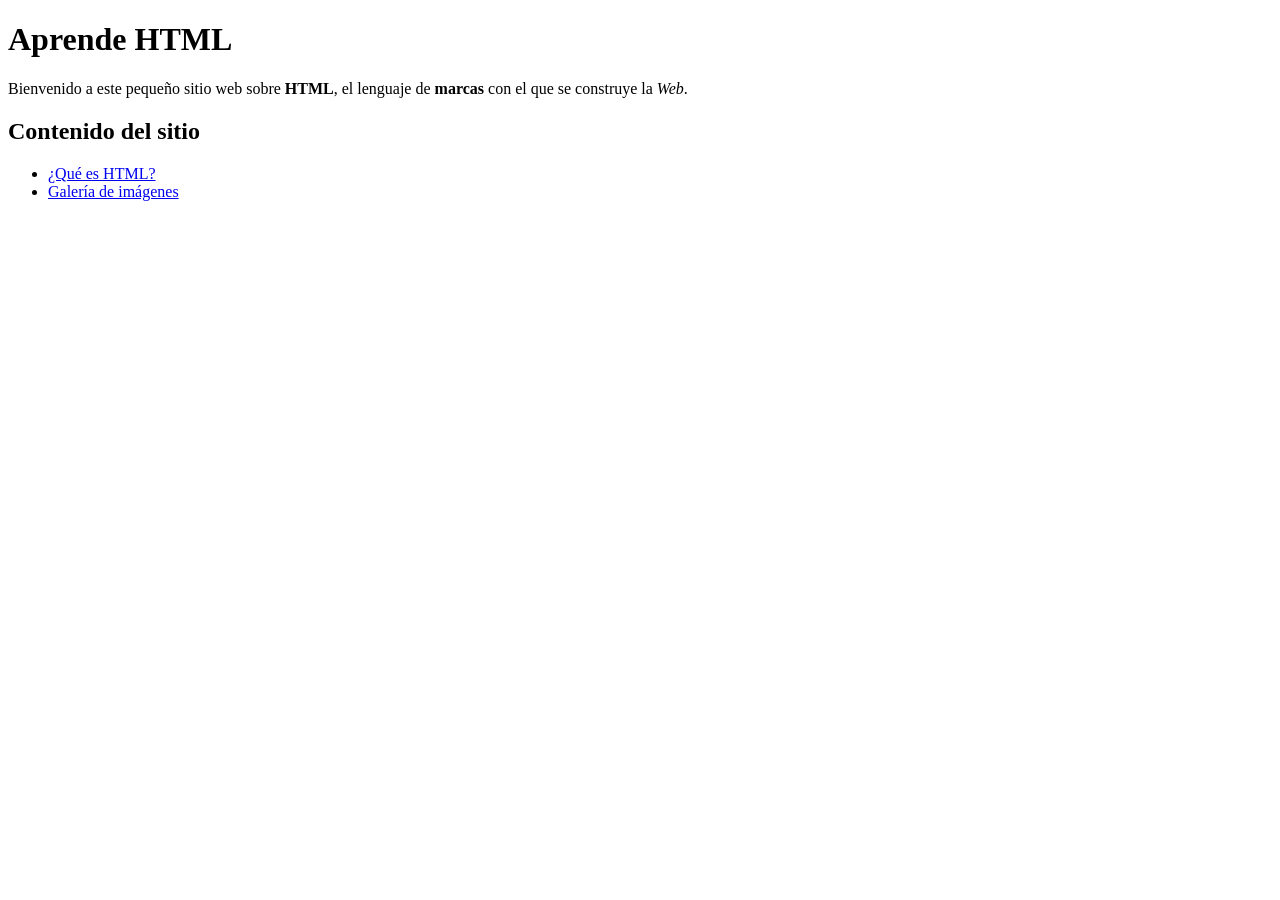
<file: mi-proyecto/index.html>
<!DOCTYPE html>
<html lang="es">
<head>
    <meta charset="UTF-8">
    <meta name="viewport" content="width=device-width, initial-scale=1.0">
    <meta name="author" content="Tu Nombre">
    <meta name="keywords" content="HTML, hipertexto, marcas, etiquetas, elementos, web, navegador, estructura, CSS, JavaScript">
    <meta http-equiv="Cache-Control" content="no-cache, no-store, must-revalidate">
    <meta http-equiv="Pragma" content="no-cache">
    <meta http-equiv="Expires" content="0">
    <title>Aprende HTML | Página principal</title>
</head>
<body>
    <h1>Aprende HTML</h1>

    <p>
        Bienvenido a este pequeño sitio web sobre <strong>HTML</strong>, el lenguaje de <strong>marcas</strong> con el que se construye la <em>Web</em>.
    </p>

    <h2>Contenido del sitio</h2>

    <nav>
        <ul>
            <li><a href="pages/pagina1.html">¿Qué es HTML?</a></li>
            <li><a href="pages/imagenes.html">Galería de imágenes</a></li>
        </ul>
    </nav>
</body>
</html>
</file>
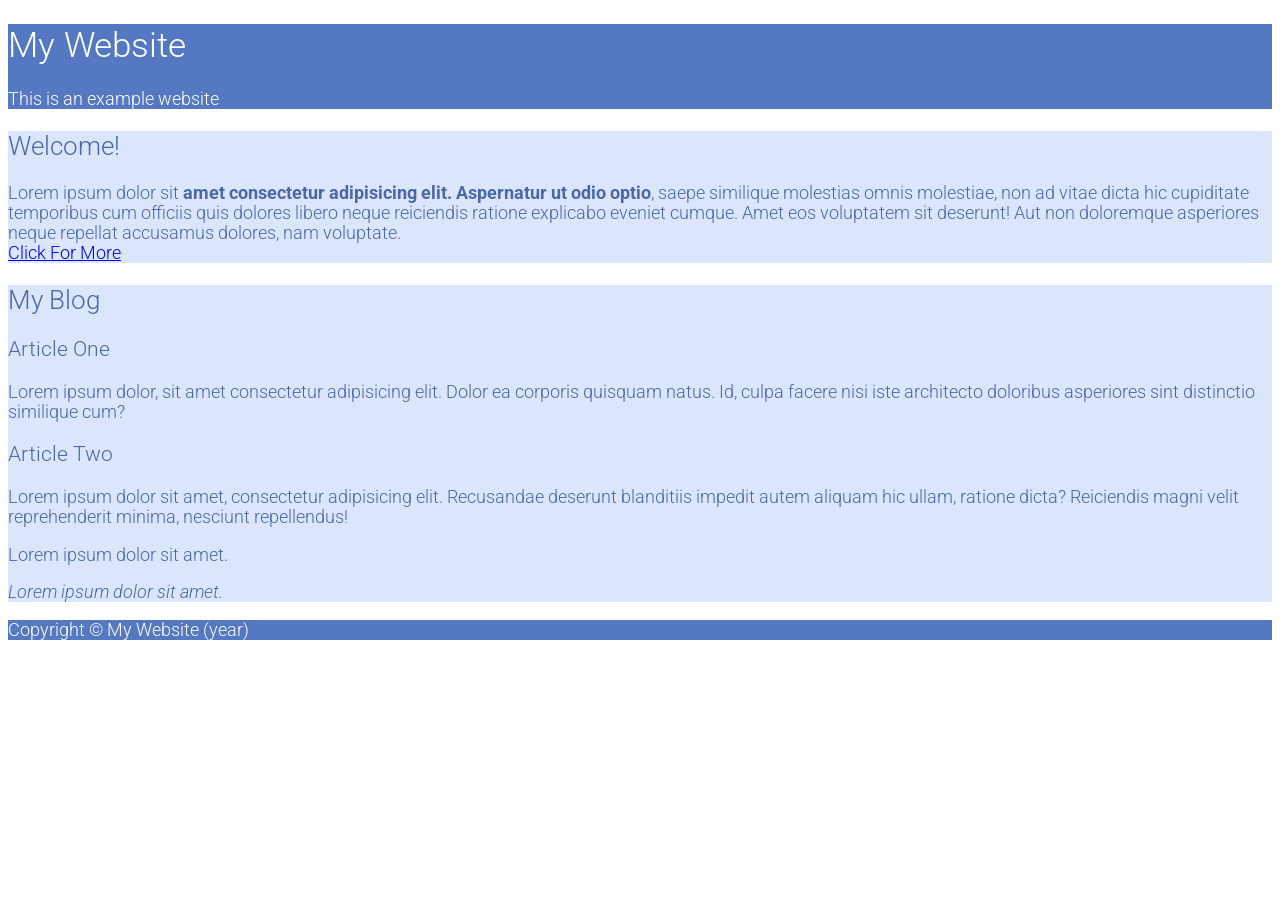
<file: sesion-3/index.html>
<!DOCTYPE html>
<html lang="es">

<head>
  <meta charset="UTF-8" />
  <meta name="viewport" content="width=device-width, initial-scale=1.0" />
  <title>Exercise</title>

  <!-- Fuentes: Roboto y UnifrakturMaguntia desde Google Fonts -->
  <link rel="preconnect" href="https://fonts.googleapis.com" />
  <link rel="preconnect" href="https://fonts.gstatic.com" crossorigin />
  <link
    href="https://fonts.googleapis.com/css2?family=Roboto:ital,wght@0,100..900;1,100..900&family=UnifrakturMaguntia&display=swap"
    rel="stylesheet" />

  <!-- CSS externo -->
  <link rel="stylesheet" href="style.css" />
</head>

<body>
  <header>
    <h1>My Website</h1>
    <p>This is an example website</p>
  </header>

  <main>
    <section>
      <h2>Welcome!</h2>
      <p>
        Lorem ipsum dolor sit <span>amet consectetur adipisicing elit. Aspernatur ut odio optio</span>, saepe similique
        molestias omnis molestiae, non ad vitae dicta hic cupiditate temporibus cum officiis quis dolores libero neque
        reiciendis ratione explicabo eveniet cumque. Amet eos voluptatem sit deserunt! Aut non doloremque asperiores
        neque repellat accusamus dolores, nam voluptate.<br />
        <a href="#">Click For More</a>
      </p>
    </section>

    <section>
      <h2>My Blog</h2>
      <article>
        <h3>Article One</h3>
        <p>
          Lorem ipsum dolor, sit amet consectetur adipisicing elit. Dolor ea corporis quisquam natus. Id, culpa facere
          nisi iste architecto doloribus asperiores sint distinctio similique cum?
        </p>
      </article>
      <article>
        <h3>Article Two</h3>
        <div>
          <p>
            Lorem ipsum dolor sit amet, consectetur adipisicing elit. Recusandae deserunt blanditiis impedit autem
            aliquam hic ullam, ratione dicta? Reiciendis magni velit reprehenderit minima, nesciunt repellendus!
          </p>
          <p>
            Lorem ipsum dolor sit amet.
          </p>
        </div>
        <p>
          Lorem ipsum dolor sit amet.
        </p>
      </article>
    </section>
  </main>

  <footer>
    <p>Copyright &copy; My Website (year)</p>
  </footer>
</body>

</html>
</file>
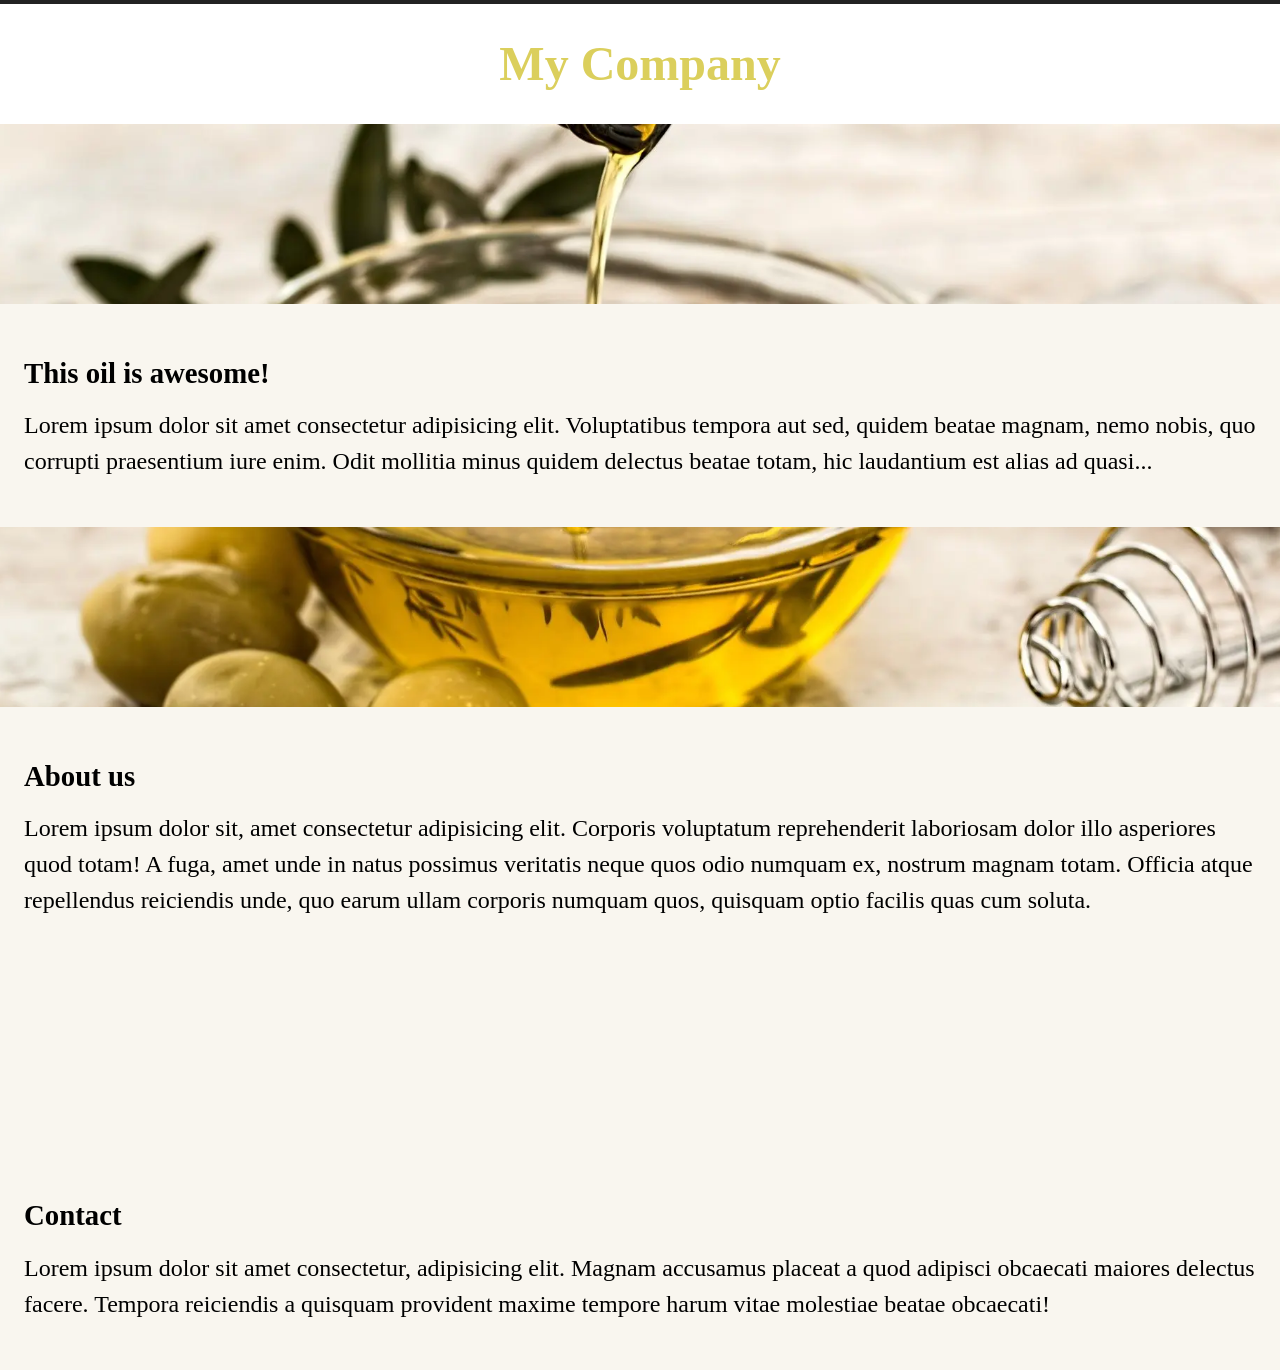
<file: sesion-4/index.html>
<!DOCTYPE html>
<html lang="es">

<head>
    <meta charset="UTF-8" />
    <meta name="viewport" content="width=device-width, initial-scale=1.0" />
    <title>Exercise</title>
    <link rel="stylesheet" href="./css/reset.css">
    <link rel="stylesheet" href="./css/main.css">
</head>

<body>
    <header>
        <h1>My Company</h1>
    </header>
    <div class="parallax"></div>
    <section>
        <h3>This oil is awesome!</h3>
        <p>Lorem ipsum dolor sit amet consectetur adipisicing elit. Voluptatibus tempora aut sed, quidem beatae magnam,
            nemo nobis, quo corrupti praesentium iure enim. Odit mollitia minus quidem delectus beatae totam, hic
            laudantium est alias ad quasi...</p>
    </section>
    <div class="parallax"></div>
    <section>
        <h3>About us</h3>
        <p>Lorem ipsum dolor sit, amet consectetur adipisicing elit. Corporis voluptatum reprehenderit laboriosam dolor
            illo asperiores quod totam! A fuga, amet unde in natus possimus veritatis neque quos odio numquam ex,
            nostrum magnam totam. Officia atque repellendus reiciendis unde, quo earum ullam corporis numquam quos,
            quisquam optio facilis quas cum soluta.</p>
    </section>
    <div class="parallax"></div>
    <section>
        <h3>Contact</h3>
        <p>Lorem ipsum dolor sit amet consectetur, adipisicing elit. Magnam accusamus placeat a quod adipisci obcaecati
            maiores delectus facere. Tempora reiciendis a quisquam provident maxime tempore harum vitae molestiae beatae
            obcaecati!</p>
    </section>
</body>

</html>
</file>
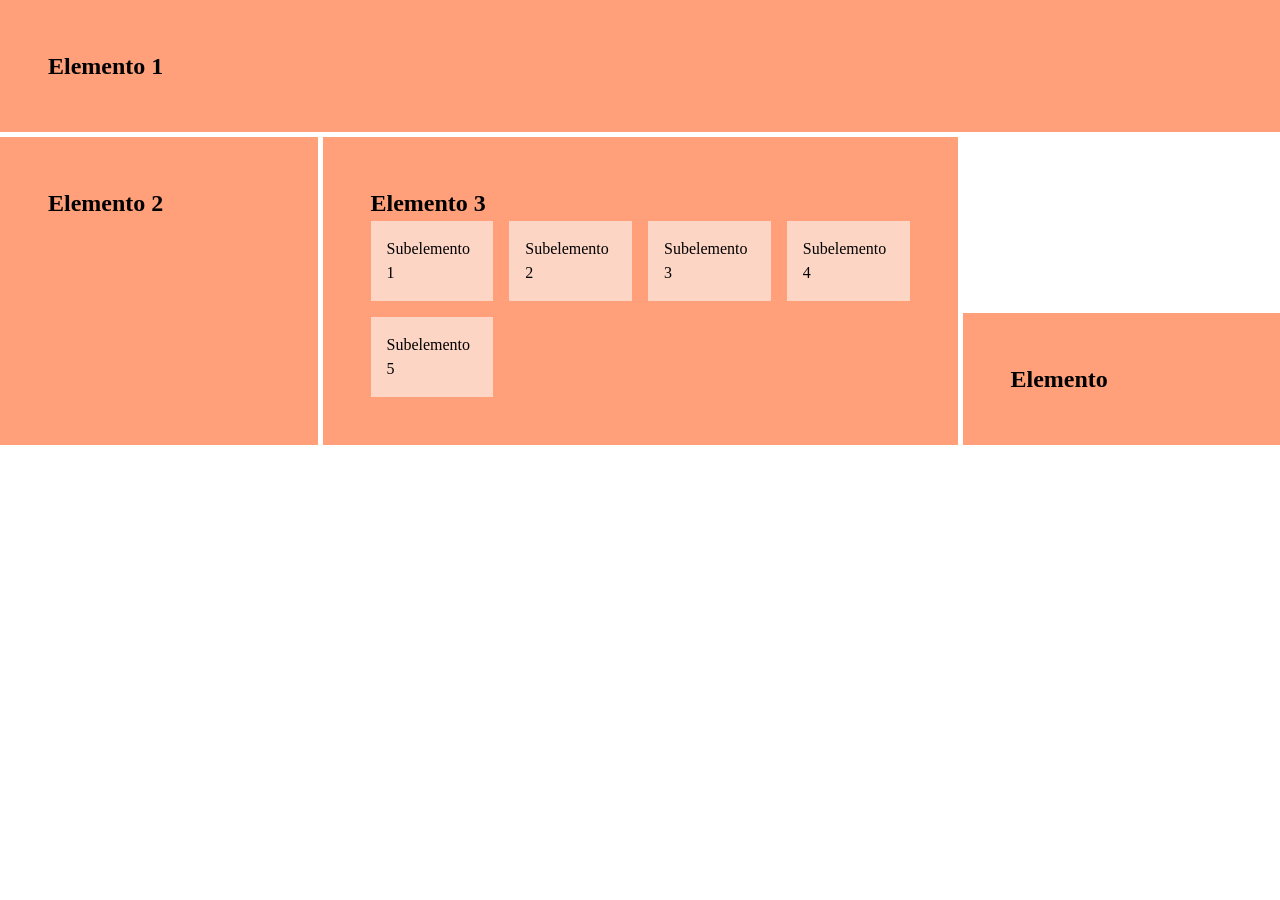
<file: sesion-6/index.html>
<!DOCTYPE html>
<html lang="es">

<head>
    <meta charset="UTF-8" />
    <meta name="viewport" content="width=device-width, initial-scale=1.0" />
    <meta http-equiv="X-UA-Compatible" content="ie=edge" />
    <title>Ejercicio</title>
    <link href="https://fonts.googleapis.com/icon?family=Material+Icons" rel="stylesheet">
    <link rel="stylesheet" href="./css/reset.css">
    <link rel="stylesheet" href="./css/main.css">
</head>

<body>
    <div class="grid-container">
        <div class="grid-item item-1">
            <h1>Elemento 1</h1>
        </div>
        <div class="grid-item item-2">
            <h1>Elemento 2</h1>
        </div>
        <div class="grid-item item-3">
            <h1>Elemento 3</h1>
            <div class="grid-container-2">
                <div class="sub-item">
                    <p>Subelemento 1</p>
                </div>
                <div class="sub-item">
                    <p>Subelemento 2</p>
                </div>
                <div class="sub-item">
                    <p>Subelemento 3</p>
                </div>
                <div class="sub-item">
                    <p>Subelemento 4</p>
                </div>
                <div class="sub-item">
                    <p>Subelemento 5</p>
                </div>
            </div>
        </div>
        <div class="grid-item item-4">
            <h1>Elemento
</file>
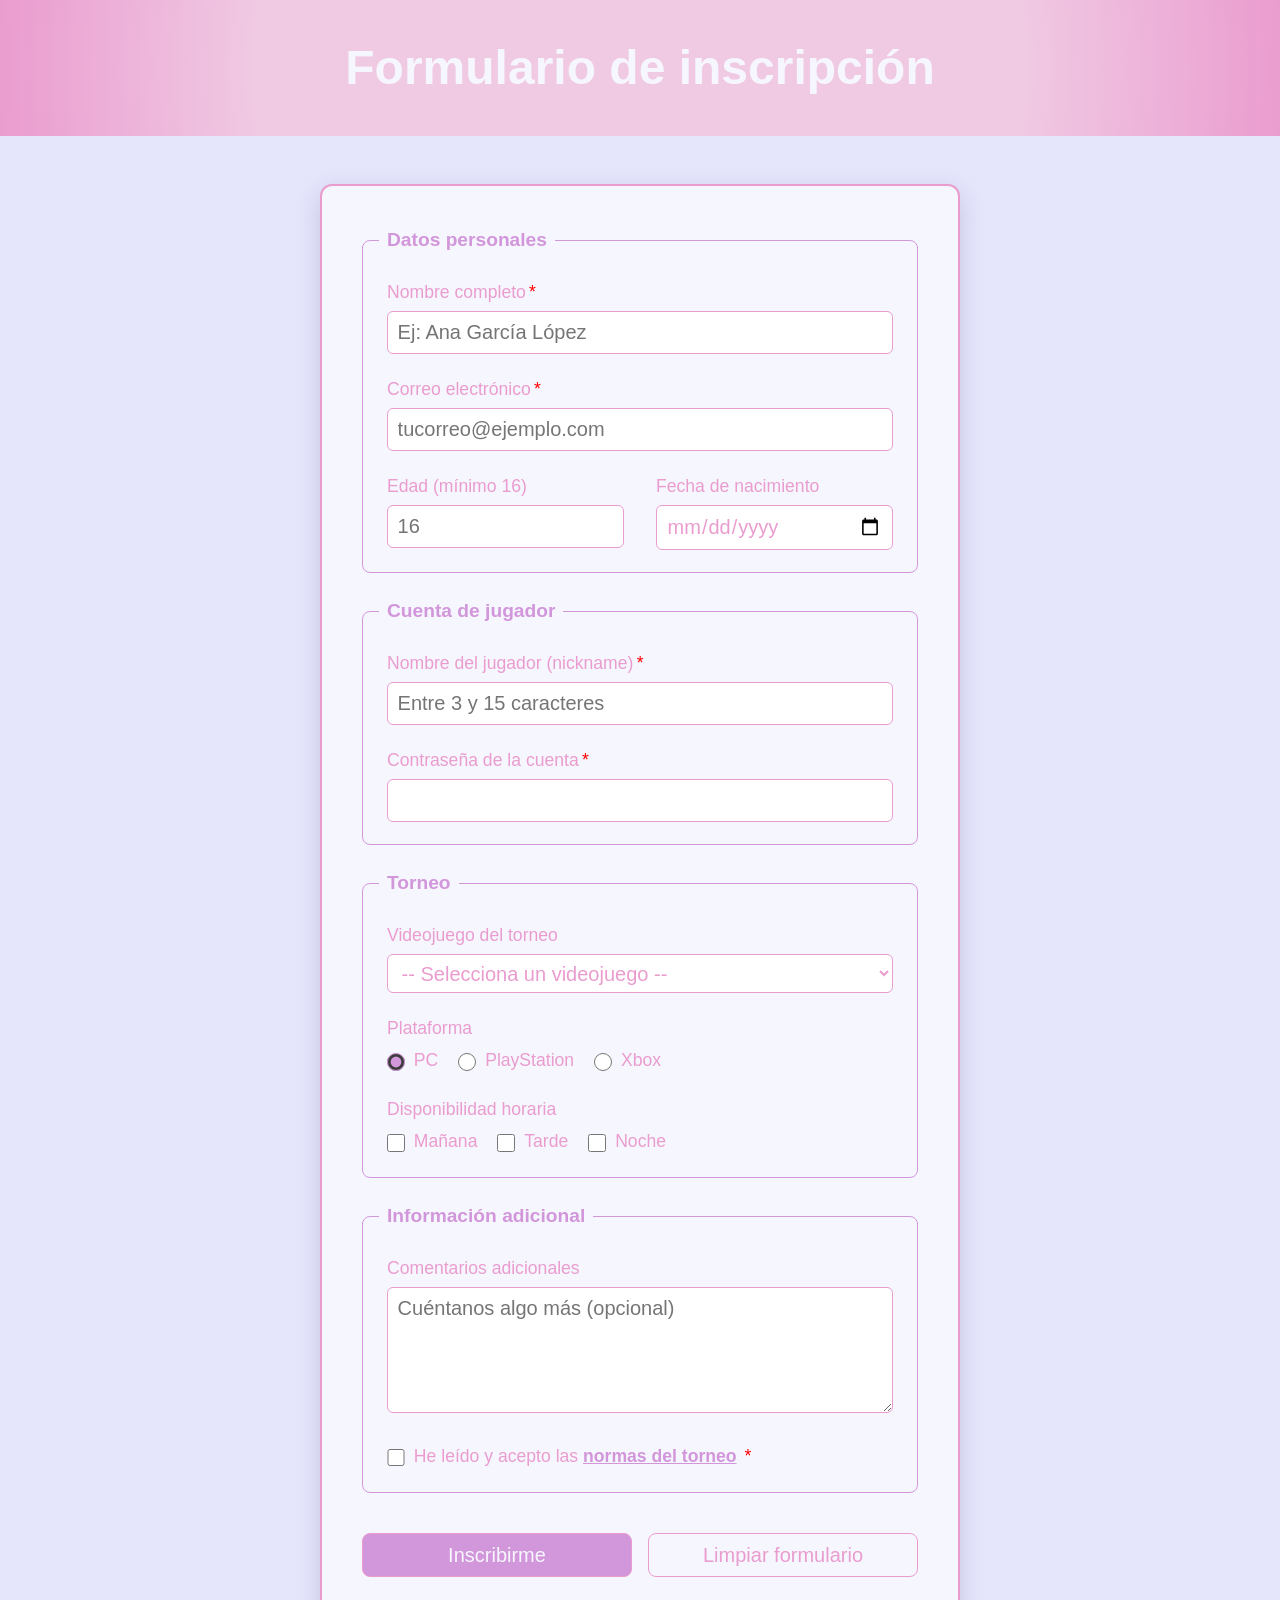
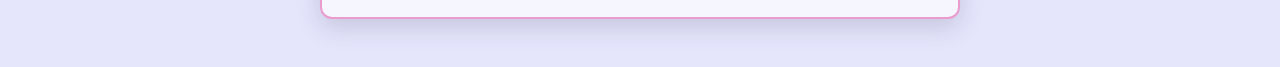
<file: sesion-7/index.html>
<!DOCTYPE html>
<html lang="es">

<head>
  <meta charset="UTF-8" />
  <meta name="viewport" content="width=device-width, initial-scale=1.0" />
  <title>Inscripción al torneo</title>

  <link rel="stylesheet" href="./css/reset.css" />
  <link rel="stylesheet" href="./css/main.css" />
</head>

<body>
  <header>
    <h1>Formulario de inscripción</h1>
  </header>

  <main>
    <form id="inscripcion">
      <fieldset>
        <legend>Datos personales</legend>

        <div class="form-group">
          <label for="nombre" class="is-required">Nombre completo</label>
          <input type="text" id="nombre" name="nombre" placeholder="Ej: Ana García López" autocomplete="name"
            required />
        </div>

        <div class="form-group">
          <label for="correo" class="is-required">Correo electrónico</label>
          <input type="email" id="correo" name="correo" placeholder="tucorreo@ejemplo.com" autocomplete="email"
            required />
        </div>

        <div class="row">
          <div class="form-group">
            <label for="edad">Edad (mínimo 16)</label>
            <input type="number" id="edad" name="edad" min="16" max="120" placeholder="16" />
          </div>

          <div class="form-group">
            <label for="nacimiento">Fecha de nacimiento</label>
            <input type="date" id="nacimiento" name="nacimiento" max="2010-11-12" />
          </div>
        </div>
      </fieldset>

      <fieldset>
        <legend>Cuenta de jugador</legend>

        <div class="form-group">
          <label for="nickname" class="is-required">Nombre del jugador (nickname)</label>
          <input type="text" id="nickname" name="nickname" minlength="3" maxlength="15"
            placeholder="Entre 3 y 15 caracteres" required />
        </div>

        <div class="form-group">
          <label for="password" class="is-required">Contraseña de la cuenta</label>
          <input type="password" id="password" name="password" autocomplete="new-password" required />
        </div>
      </fieldset>

      <fieldset>
        <legend>Torneo</legend>

        <div class="form-group">
          <label for="videojuego">Videojuego del torneo</label>
          <select id="videojuego" name="videojuego">
            <option value="">-- Selecciona un videojuego --</option>
            <option value="fortnite">Fortnite</option>
            <option value="valorant">Valorant</option>
            <option value="lol">League of Legends</option>
            <option value="cs2">Counter-Strike 2</option>
            <option value="rocket-league">Rocket League</option>
            <option value="fc">EA Sports FC</option>
          </select>
        </div>

        <div class="form-group">
          <label>Plataforma</label>
          <div class="options">
            <div>
              <input type="radio" id="plataforma-pc" name="plataforma" value="pc" checked />
              <label for="plataforma-pc" class="inline">PC</label>
            </div>
            <div>
              <input type="radio" id="plataforma-ps" name="plataforma" value="playstation" />
              <label for="plataforma-ps" class="inline">PlayStation</label>
            </div>
            <div>
              <input type="radio" id="plataforma-xbox" name="plataforma" value="xbox" />
              <label for="plataforma-xbox" class="inline">Xbox</label>
            </div>
          </div>
        </div>

        <div class="form-group">
          <label>Disponibilidad horaria</label>
          <div class="options">
            <div>
              <input type="checkbox" id="horario-manana" name="disponibilidad" value="manana" />
              <label for="horario-manana" class="inline">Mañana</label>
            </div>
            <div>
              <input type="checkbox" id="horario-tarde" name="disponibilidad" value="tarde" />
              <label for="horario-tarde" class="inline">Tarde</label>
            </div>
            <div>
              <input type="checkbox" id="horario-noche" name="disponibilidad" value="noche" />
              <label for="horario-noche" class="inline">Noche</label>
            </div>
          </div>
        </div>
      </fieldset>

      <fieldset>
        <legend>Información adicional</legend>

        <div class="form-group">
          <label for="comentarios">Comentarios adicionales</label>
          <textarea id="comentarios" name="comentarios" rows="4" placeholder="Cuéntanos algo más (opcional)"></textarea>
        </div>

        <div class="form-group">
          <input type="checkbox" id="normas" name="normas" value="aceptadas" required />
          <label for="normas" class="inline is-required">
            He leído y acepto las <a href="normas.html" target="_blank" rel="noopener">normas del torneo</a>
          </label>
        </div>
      </fieldset>

      <div class="buttons">
        <button type="submit" class="btn">Inscribirme</button>
        <button type="reset" class="btn btn-secondary">Limpiar formulario</button>
      </div>
    </form>
  </main>
</body>

</html>
</file>
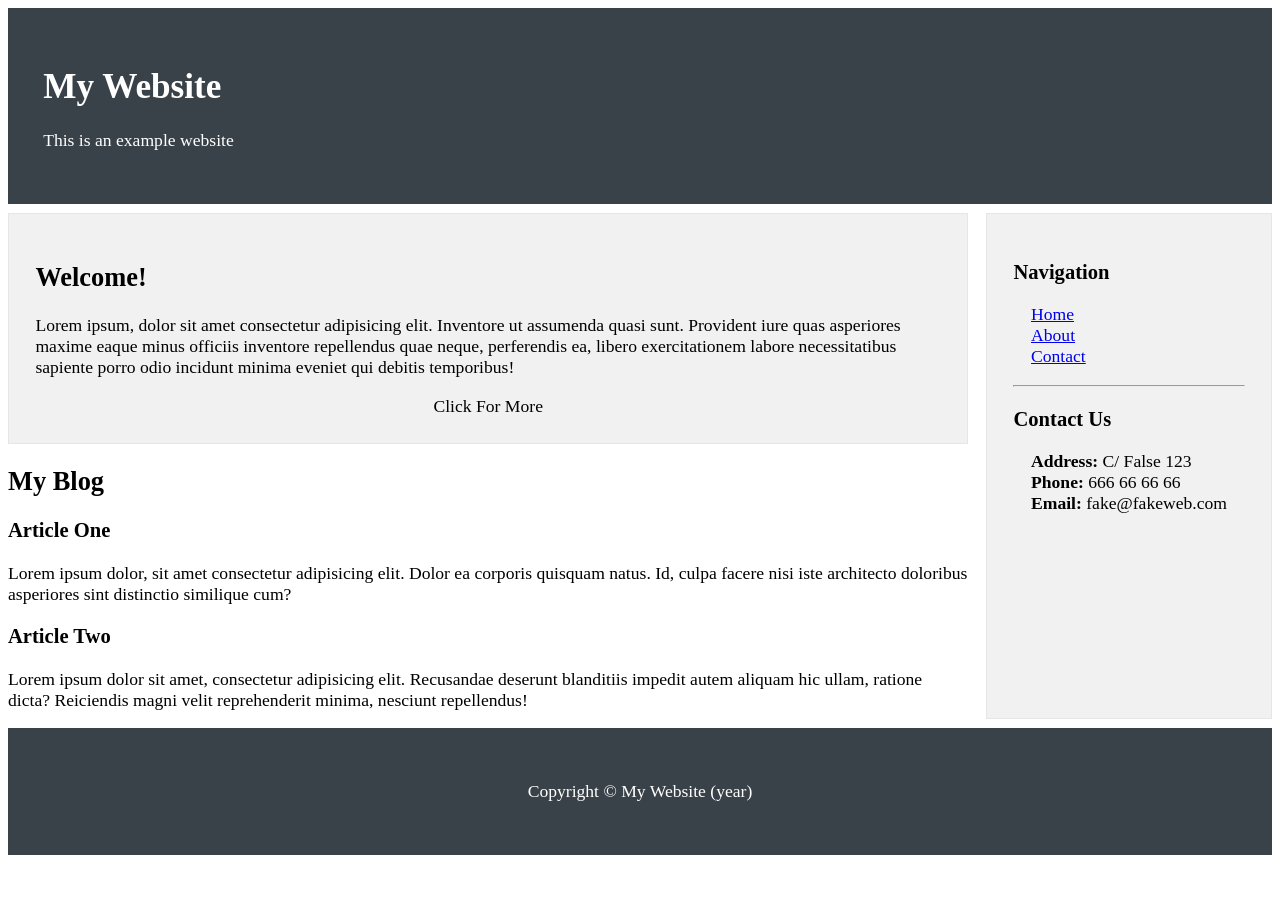
<file: sesion-2/Exercise01/index.html>
<!DOCTYPE html>
<html lang="es">

<head>
  <meta charset="UTF-8" />
  <meta name="viewport" content="width=device-width, initial-scale=1.0" />
  <meta http-equiv="X-UA-Compatible" content="ie=edge" />
  <title>Exercise</title>
  <style>
    :root {
      --bg-dark-color: rgb(58, 66, 73);
      --bg-dark-text-color: white;
    }

    *,
    *::after,
    *::before {
      box-sizing: border-box;
    }

    html {
      font-size: 1.1rem;
    }

    ul {
      padding: 0 1rem;
      list-style: none;
    }

    .card {
      border: 1px solid rgb(230, 230, 230);
      background: rgb(241, 241, 241);
      padding: 1.5rem;
      margin-bottom: 0.5rem;
    }

    .text-center {
      display: block;
      text-align: center;
    }

    #header {
      background-color: var(--bg-dark-color);
      color: var(--bg-dark-text-color);
      padding: 2rem;
      margin-bottom: 0.5rem;
    }

    #wrapper {
      display: grid;
      grid-template-columns: auto auto auto;
      grid-column-gap: 1rem;
    }

    #main {
      grid-column: 1 / span 2;
    }

    #footer {
      background-color: var(--bg-dark-color);
      color: var(--bg-dark-text-color);
      padding: 2rem;
    }
  </style>
</head>

<body>
  <!-- Header -->
  <header id="header">
    <h1>My Website</h1>
    <p>This is an example website</p>
  </header>

  <section id="wrapper">
    <!-- Main Content (left) -->
    <main id="main">
      <!-- Welcome Section -->
      <section id="welcome" class="card">
        <h2>Welcome!</h2>
        <p>Lorem ipsum, dolor sit amet consectetur adipisicing elit. Inventore ut assumenda quasi sunt. Provident iure
          quas asperiores maxime eaque minus officiis inventore repellendus quae neque, perferendis ea, libero
          exercitationem labore necessitatibus sapiente porro odio incidunt minima eveniet qui debitis temporibus!</p>
        <details>
          <summary class="text-center">Click For More</summary>
          <p>Assumenda nostrum eos quo eveniet aliquam consequuntur</p>
        </details>

      </section>
      <!-- Blog Section -->
      <section id="blog">
        <h2>My Blog</h2>
        <!-- Article One -->
        <article class="article">
          <h3>Article One</h3>
          <p>
            Lorem ipsum dolor, sit amet consectetur adipisicing elit. Dolor ea corporis quisquam natus. Id, culpa facere
            nisi iste architecto doloribus asperiores sint distinctio similique cum?
          </p>
        </article>
        <!-- Article Two -->
        <article class="article">
          <h3>Article Two</h3>
          <p>
            Lorem ipsum dolor sit amet, consectetur adipisicing elit. Recusandae deserunt blanditiis impedit autem
            aliquam hic ullam, ratione dicta? Reiciendis magni velit reprehenderit minima, nesciunt repellendus!
          </p>
        </article>
      </section>
    </main>

    <!-- Sidebar (right) -->
    <aside id="sidebar" class="card">
      <h3>Navigation</h3>
      <!-- Navigation -->
      <ul id="nav">
        <li><a href="index.html">Home</a></li>
        <li><a href="about.html">About</a></li>
        <li><a href="contact.html">Contact</a></li>
      </ul>
      <hr />
      <h3>Contact Us</h3>
      <ul>
        <li><strong>Address:</strong> C/ False 123</li>
        <li><strong>Phone:</strong> 666 66 66 66</li>
        <li><strong>Email:</strong> fake@fakeweb.com</li>
      </ul>
    </aside>
  </section>

  <!-- Footer -->
  <footer id="footer">
    <p class="text-center">Copyright &copy; My Website (year)</p>
  </footer>
</body>

</html>
</file>
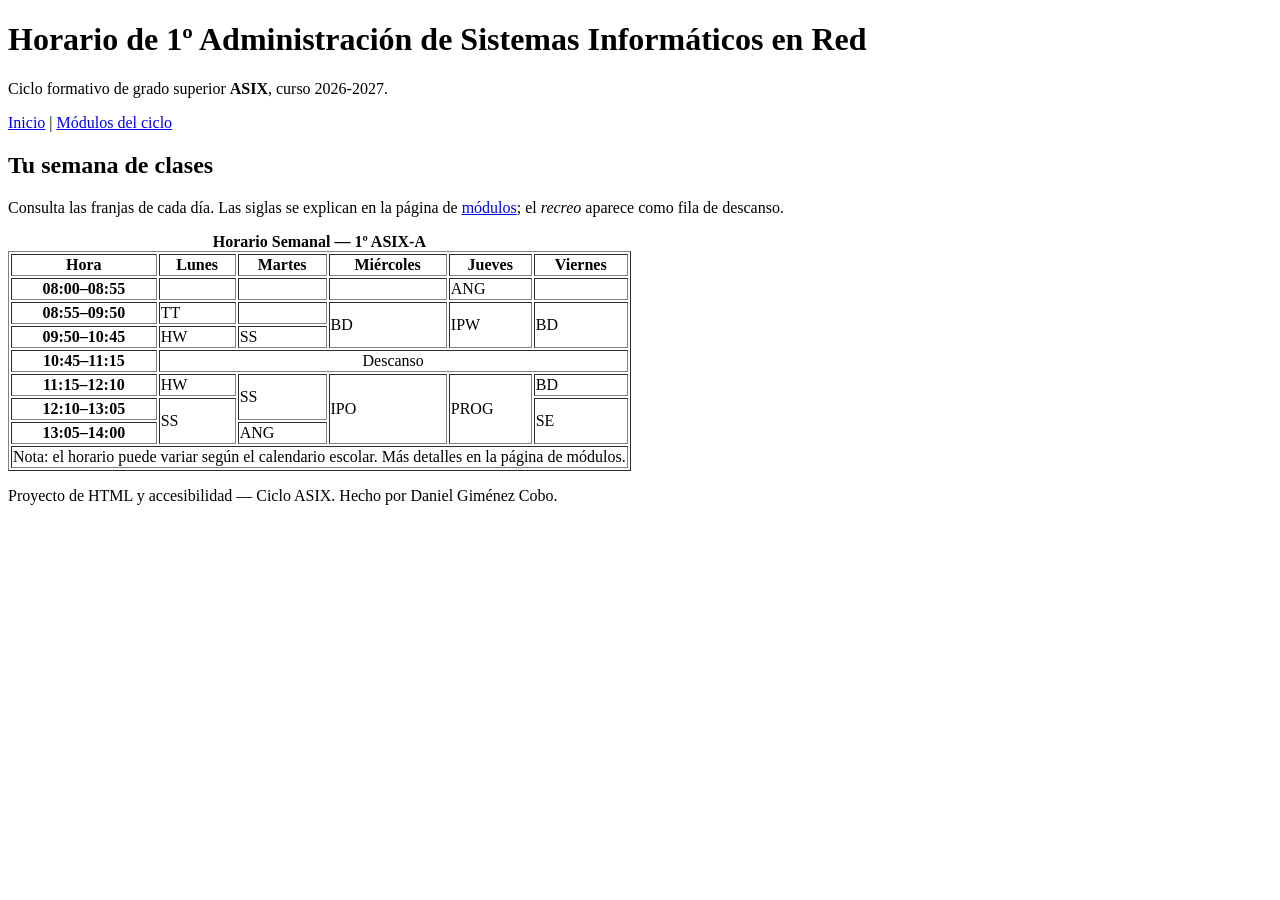
<file: sesion-2/Exercise02/index.html>
<!DOCTYPE html>
<html lang="es">

<head>
  <meta charset="UTF-8">
  <meta name="viewport" content="width=device-width, initial-scale=1">
  <title>Horario 1º ASIX — Inicio</title>
</head>

<body>
  <header>
    <h1>Horario de 1º Administración de Sistemas Informáticos en Red</h1>
    <p>Ciclo formativo de grado superior <strong>ASIX</strong>, curso 2026-2027.</p>

    <nav aria-label="Navegación principal">
      <a href="index.html" aria-current="page">Inicio</a> |
      <a href="pages/asignaturas.html">Módulos del ciclo</a>
    </nav>
  </header>

  <main>
    <section aria-labelledby="titulo-horario">
      <h2 id="titulo-horario">Tu semana de clases</h2>

      <p>Consulta las franjas de cada día. Las siglas se explican en la página de
        <a href="pages/asignaturas.html">módulos</a>; el <em>recreo</em> aparece como fila de descanso.
      </p>

      <table border="1">
        <caption><strong>Horario Semanal — 1º ASIX-A</strong></caption>

        <thead>
          <tr>
            <th scope="col">Hora</th>
            <th scope="col">Lunes</th>
            <th scope="col">Martes</th>
            <th scope="col">Miércoles</th>
            <th scope="col">Jueves</th>
            <th scope="col">Viernes</th>
          </tr>
        </thead>

        <tbody>
          <tr>
            <th scope="row">08:00–08:55</th>
            <td></td>
            <td></td>
            <td></td>
            <td>ANG</td>
            <td></td>
          </tr>
          <tr>
            <th scope="row">08:55–09:50</th>
            <td>TT</td>
            <td></td>
            <td rowspan="2">BD</td>
            <td rowspan="2">IPW</td>
            <td rowspan="2">BD</td>
          </tr>
          <tr>
            <th scope="row">09:50–10:45</th>
            <td>HW</td>
            <td>SS</td>
          </tr>
          <tr>
            <th scope="row">10:45–11:15</th>
            <td colspan="5" align="center">Descanso</td>
          </tr>
          <tr>
            <th scope="row">11:15–12:10</th>
            <td>HW</td>
            <td rowspan="2">SS</td>
            <td rowspan="3">IPO</td>
            <td rowspan="3">PROG</td>
            <td>BD</td>
          </tr>
          <tr>
            <th scope="row">12:10–13:05</th>
            <td rowspan="2">SS</td>
            <td rowspan="2">SE</td>
          </tr>
          <tr>
            <th scope="row">13:05–14:00</th>
            <td>ANG</td>
          </tr>
        </tbody>

        <tfoot>
          <tr>
            <td colspan="6">Nota: el horario puede variar según el calendario escolar. Más detalles en la página de
              módulos.</td>
          </tr>
        </tfoot>
      </table>
    </section>
  </main>

  <footer>
    <p>Proyecto de HTML y accesibilidad — Ciclo ASIX. Hecho por Daniel Giménez Cobo.</p>
  </footer>
</body>

</html>
</file>
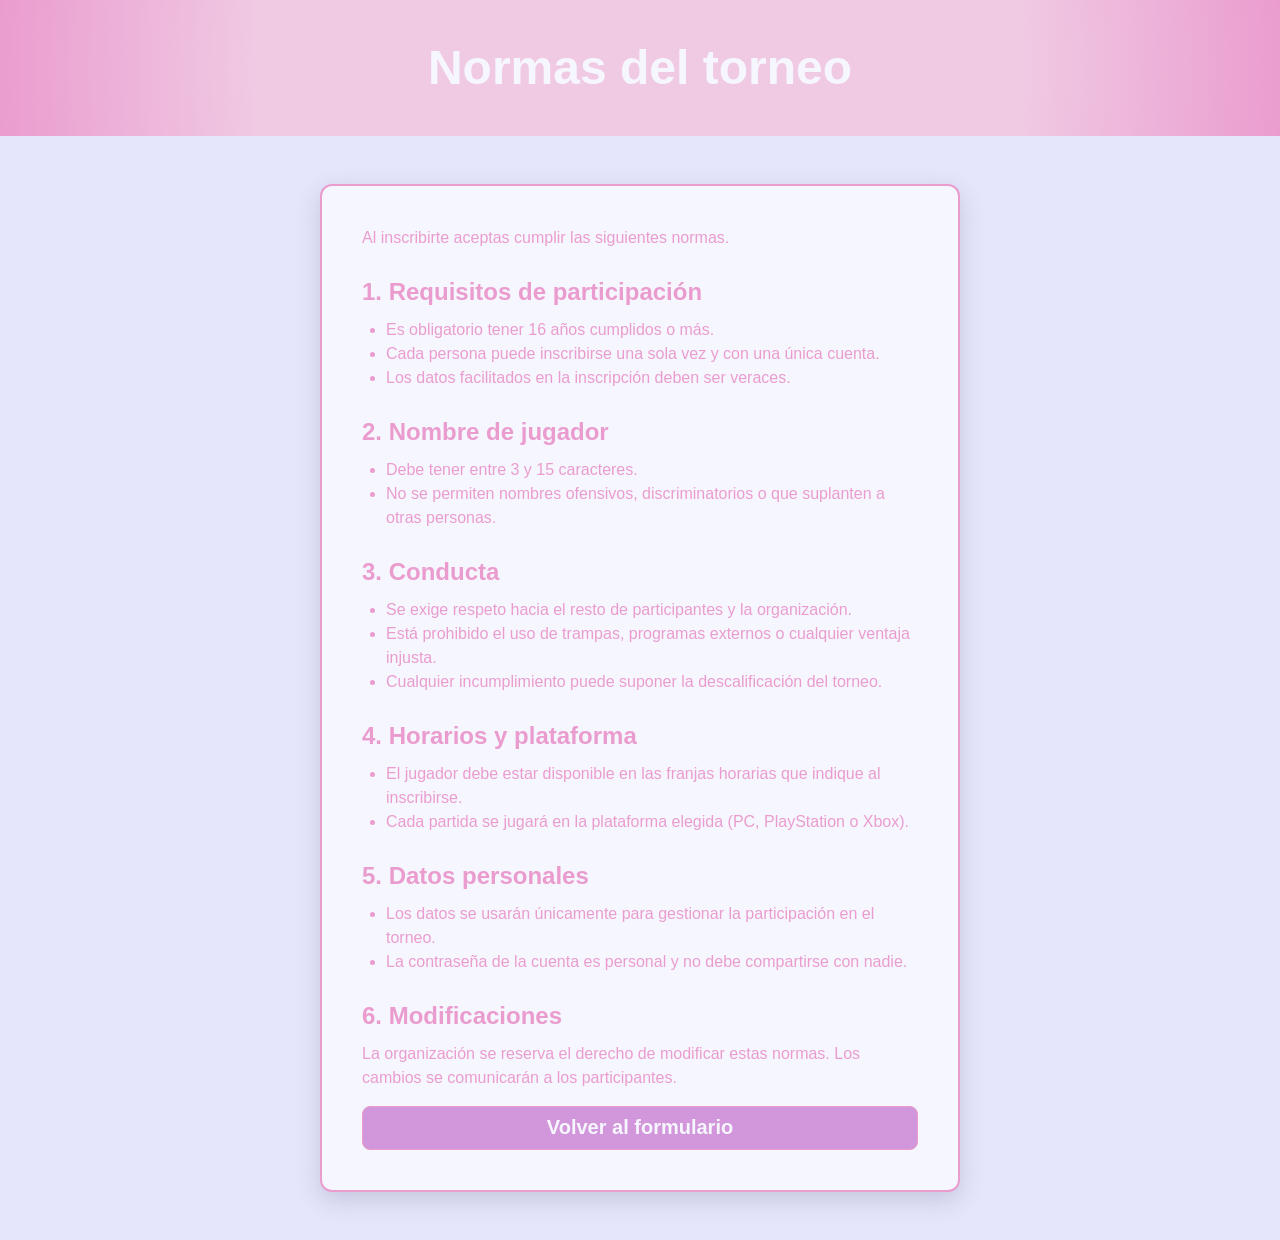
<file: sesion-7/normas.html>
<!DOCTYPE html>
<html lang="es">

<head>
  <meta charset="UTF-8" />
  <meta name="viewport" content="width=device-width, initial-scale=1.0" />
  <title>Normas del torneo</title>

  <link rel="stylesheet" href="./css/reset.css" />
  <link rel="stylesheet" href="./css/main.css" />
</head>

<body>
  <header>
    <h1>Normas del torneo</h1>
  </header>

  <main>
    <article class="card">
      <p>Al inscribirte aceptas cumplir las siguientes normas.</p>

      <h2>1. Requisitos de participación</h2>
      <ul>
        <li>Es obligatorio tener 16 años cumplidos o más.</li>
        <li>Cada persona puede inscribirse una sola vez y con una única cuenta.</li>
        <li>Los datos facilitados en la inscripción deben ser veraces.</li>
      </ul>

      <h2>2. Nombre de jugador</h2>
      <ul>
        <li>Debe tener entre 3 y 15 caracteres.</li>
        <li>No se permiten nombres ofensivos, discriminatorios o que suplanten a otras personas.</li>
      </ul>

      <h2>3. Conducta</h2>
      <ul>
        <li>Se exige respeto hacia el resto de participantes y la organización.</li>
        <li>Está prohibido el uso de trampas, programas externos o cualquier ventaja injusta.</li>
        <li>Cualquier incumplimiento puede suponer la descalificación del torneo.</li>
      </ul>

      <h2>4. Horarios y plataforma</h2>
      <ul>
        <li>El jugador debe estar disponible en las franjas horarias que indique al inscribirse.</li>
        <li>Cada partida se jugará en la plataforma elegida (PC, PlayStation o Xbox).</li>
      </ul>

      <h2>5. Datos personales</h2>
      <ul>
        <li>Los datos se usarán únicamente para gestionar la participación en el torneo.</li>
        <li>La contraseña de la cuenta es personal y no debe compartirse con nadie.</li>
      </ul>

      <h2>6. Modificaciones</h2>
      <p>La organización se reserva el derecho de modificar estas normas. Los cambios se comunicarán a los
        participantes.</p>

      <div class="buttons">
        <a href="index.html" class="btn">Volver al formulario</a>
      </div>
    </article>
  </main>
</body>

</html>
</file>
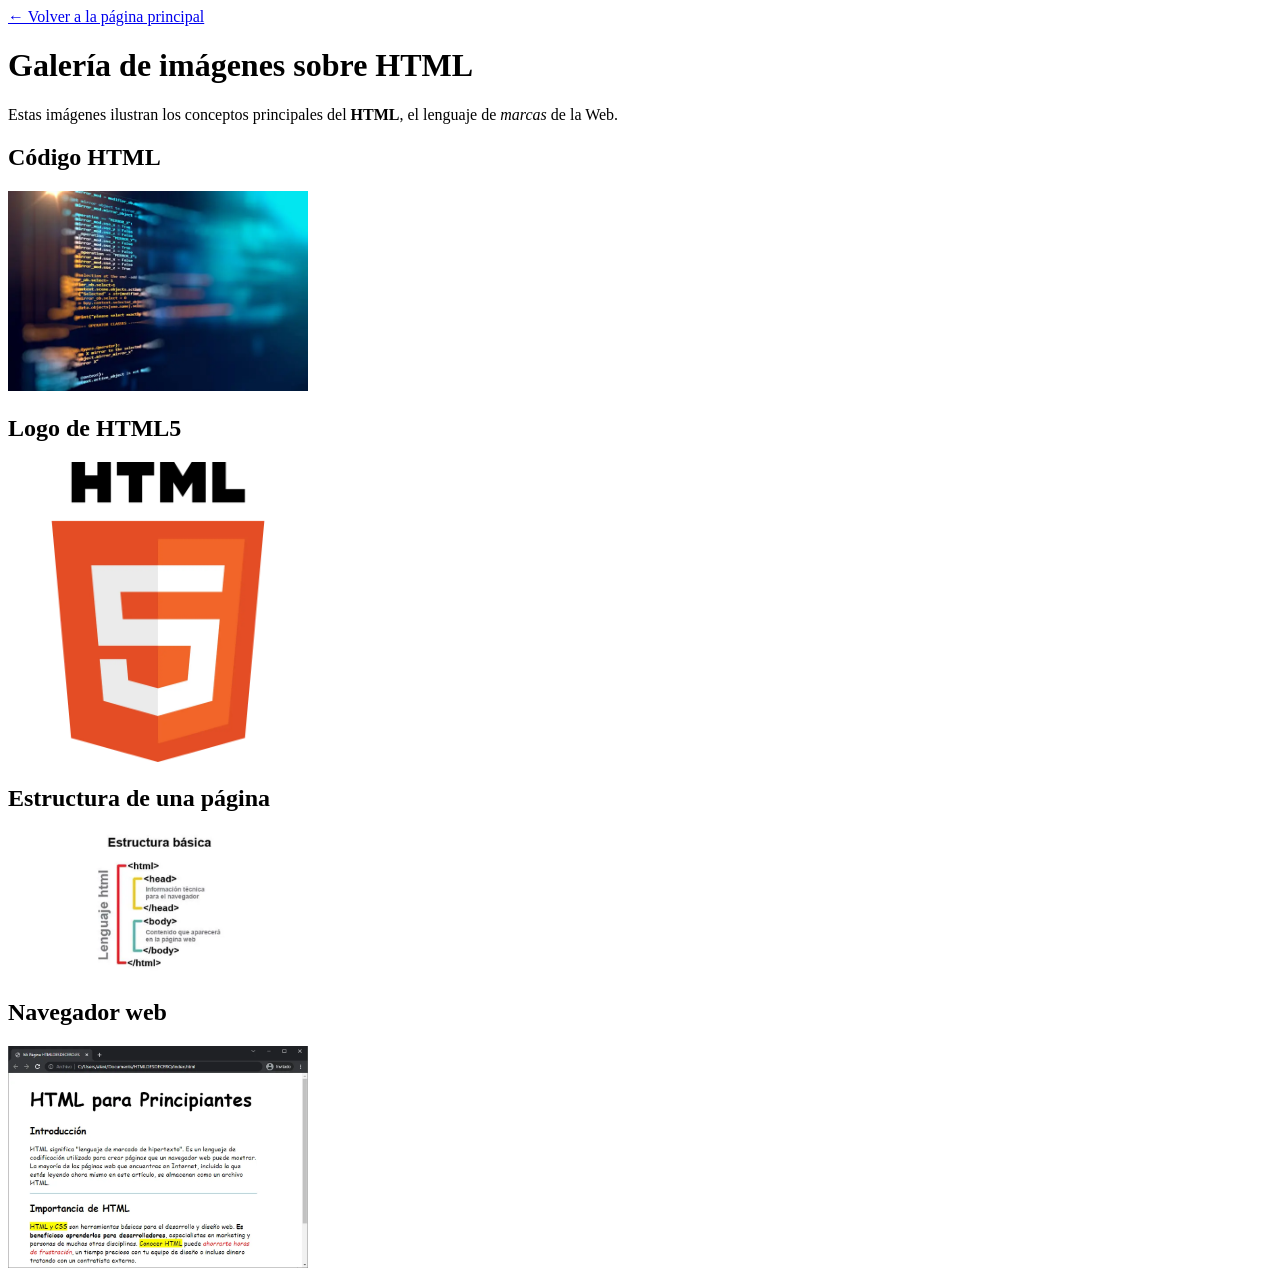
<file: mi-proyecto/pages/imagenes.html>
<!DOCTYPE html>
<html lang="es">
<head>
    <meta charset="UTF-8">
    <meta name="viewport" content="width=device-width, initial-scale=1.0">
    <meta name="author" content="Tu Nombre">
    <meta name="keywords" content="HTML, hipertexto, marcas, etiquetas, elementos, web, navegador, estructura, CSS, JavaScript">
    <meta http-equiv="Cache-Control" content="no-cache, no-store, must-revalidate">
    <meta http-equiv="Pragma" content="no-cache">
    <meta http-equiv="Expires" content="0">
    <title>Galería de imágenes sobre HTML</title>
</head>
<body>
    <a href="../index.html">← Volver a la página principal</a>

    <h1>Galería de imágenes sobre HTML</h1>

    <p>
        Estas imágenes ilustran los conceptos principales del <strong>HTML</strong>, el lenguaje de <em>marcas</em> de la Web.
    </p>

    <h2>Código HTML</h2>
    <img src="../img/Codigohtml.webp" alt="Fragmento de código HTML con etiquetas escrito en un editor de texto" loading="lazy" width="300">

    <h2>Logo de HTML5</h2>
    <img src="../img/HTML5_logo_and_wordmark.webp" alt="Logo naranja de HTML5, la versión actual del lenguaje" loading="lazy" width="300">

    <h2>Estructura de una página</h2>
    <img src="../img/images.webp" alt="Esquema de la estructura de un documento HTML con sus partes head y body" loading="lazy" width="300">

    <h2>Navegador web</h2>
    <img src="../img/Pagina-HTML-con-CSS.webp" alt="Navegador web mostrando una página construida con HTML y CSS" loading="lazy" width="300">
</body>
</html>
</file>
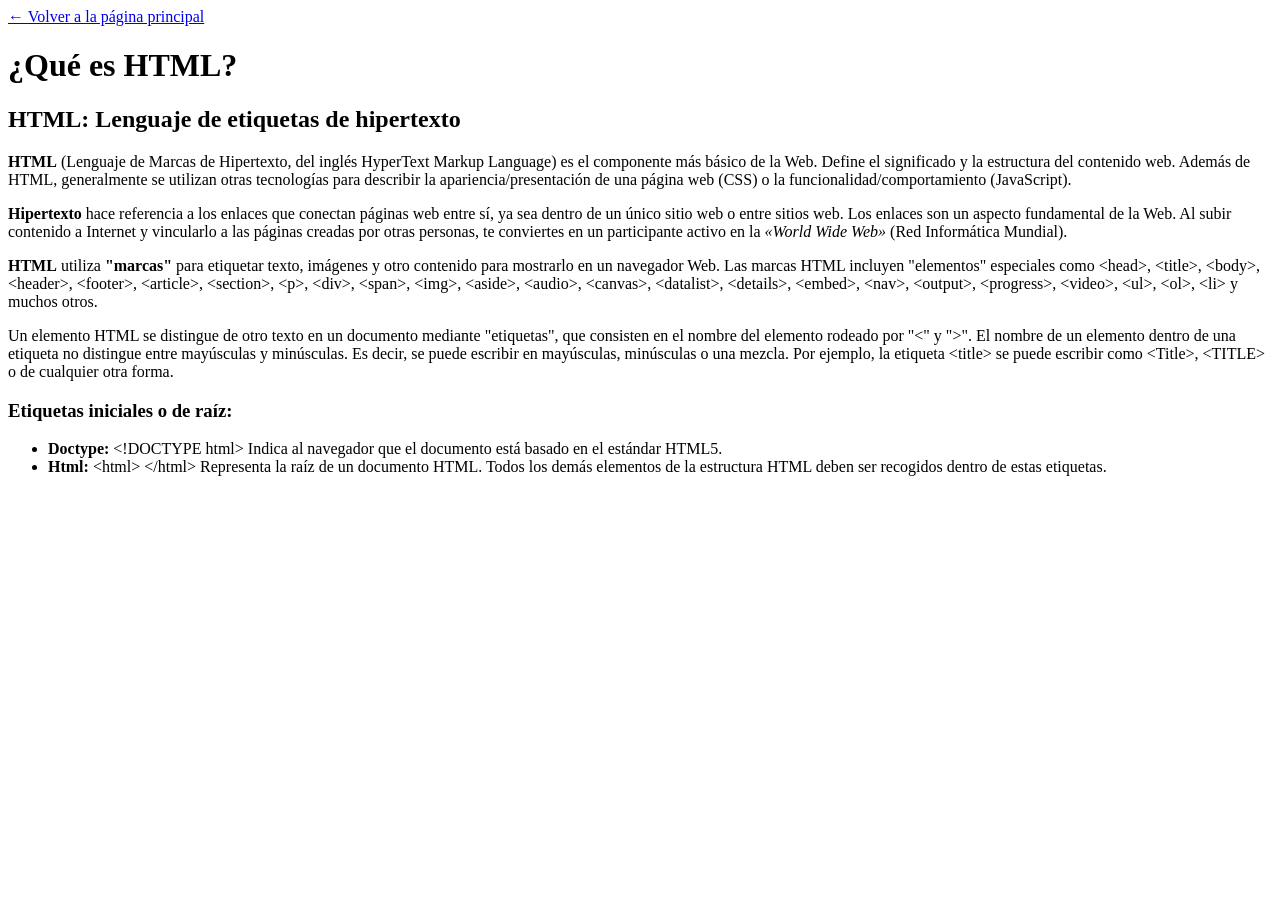
<file: mi-proyecto/pages/pagina1.html>
<!DOCTYPE html>
<html lang="es">
<head>
    <meta charset="UTF-8">
    <meta name="viewport" content="width=device-width, initial-scale=1.0">
    <meta name="author" content="Tu Nombre">
    <meta name="keywords" content="HTML, hipertexto, marcas, etiquetas, elementos, web, navegador, estructura, CSS, JavaScript">
    <meta http-equiv="Cache-Control" content="no-cache, no-store, must-revalidate">
    <meta http-equiv="Pragma" content="no-cache">
    <meta http-equiv="Expires" content="0">
    <title>¿Qué es HTML? | Lenguaje de etiquetas de hipertexto</title>
</head>
<body>
    <a href="../index.html">← Volver a la página principal</a>

    <h1>¿Qué es HTML?</h1>

    <h2>HTML: Lenguaje de etiquetas de hipertexto</h2>

    <p>
        <strong>HTML</strong> (Lenguaje de Marcas de Hipertexto, del inglés HyperText Markup Language) es el componente más básico de la Web. Define el significado y la estructura del contenido web. Además de HTML, generalmente se utilizan otras tecnologías para describir la apariencia/presentación de una página web (CSS) o la funcionalidad/comportamiento (JavaScript).
    </p>

    <p>
        <strong>Hipertexto</strong> hace referencia a los enlaces que conectan páginas web entre sí, ya sea dentro de un único sitio web o entre sitios web. Los enlaces son un aspecto fundamental de la Web. Al subir contenido a Internet y vincularlo a las páginas creadas por otras personas, te conviertes en un participante activo en la <em>«World Wide Web»</em> (Red Informática Mundial).
    </p>

    <p>
        <strong>HTML</strong> utiliza <strong>"marcas"</strong> para etiquetar texto, imágenes y otro contenido para mostrarlo en un navegador Web. Las marcas HTML incluyen "elementos" especiales como &lt;head&gt;, &lt;title&gt;, &lt;body&gt;, &lt;header&gt;, &lt;footer&gt;, &lt;article&gt;, &lt;section&gt;, &lt;p&gt;, &lt;div&gt;, &lt;span&gt;, &lt;img&gt;, &lt;aside&gt;, &lt;audio&gt;, &lt;canvas&gt;, &lt;datalist&gt;, &lt;details&gt;, &lt;embed&gt;, &lt;nav&gt;, &lt;output&gt;, &lt;progress&gt;, &lt;video&gt;, &lt;ul&gt;, &lt;ol&gt;, &lt;li&gt; y muchos otros.
    </p>

    <p>
        Un elemento HTML se distingue de otro texto en un documento mediante "etiquetas", que consisten en el nombre del elemento rodeado por "&lt;" y "&gt;". El nombre de un elemento dentro de una etiqueta no distingue entre mayúsculas y minúsculas. Es decir, se puede escribir en mayúsculas, minúsculas o una mezcla. Por ejemplo, la etiqueta &lt;title&gt; se puede escribir como &lt;Title&gt;, &lt;TITLE&gt; o de cualquier otra forma.
    </p>

    <h3>Etiquetas iniciales o de raíz:</h3>

    <ul>
        <li>
            <strong>Doctype:</strong> &lt;!DOCTYPE html&gt; Indica al navegador que el documento está basado en el estándar HTML5.
        </li>
        <li>
            <strong>Html:</strong> &lt;html&gt; &lt;/html&gt; Representa la raíz de un documento HTML. Todos los demás elementos de la estructura HTML deben ser recogidos dentro de estas etiquetas.
        </li>
    </ul>
</body>
</html>
</file>
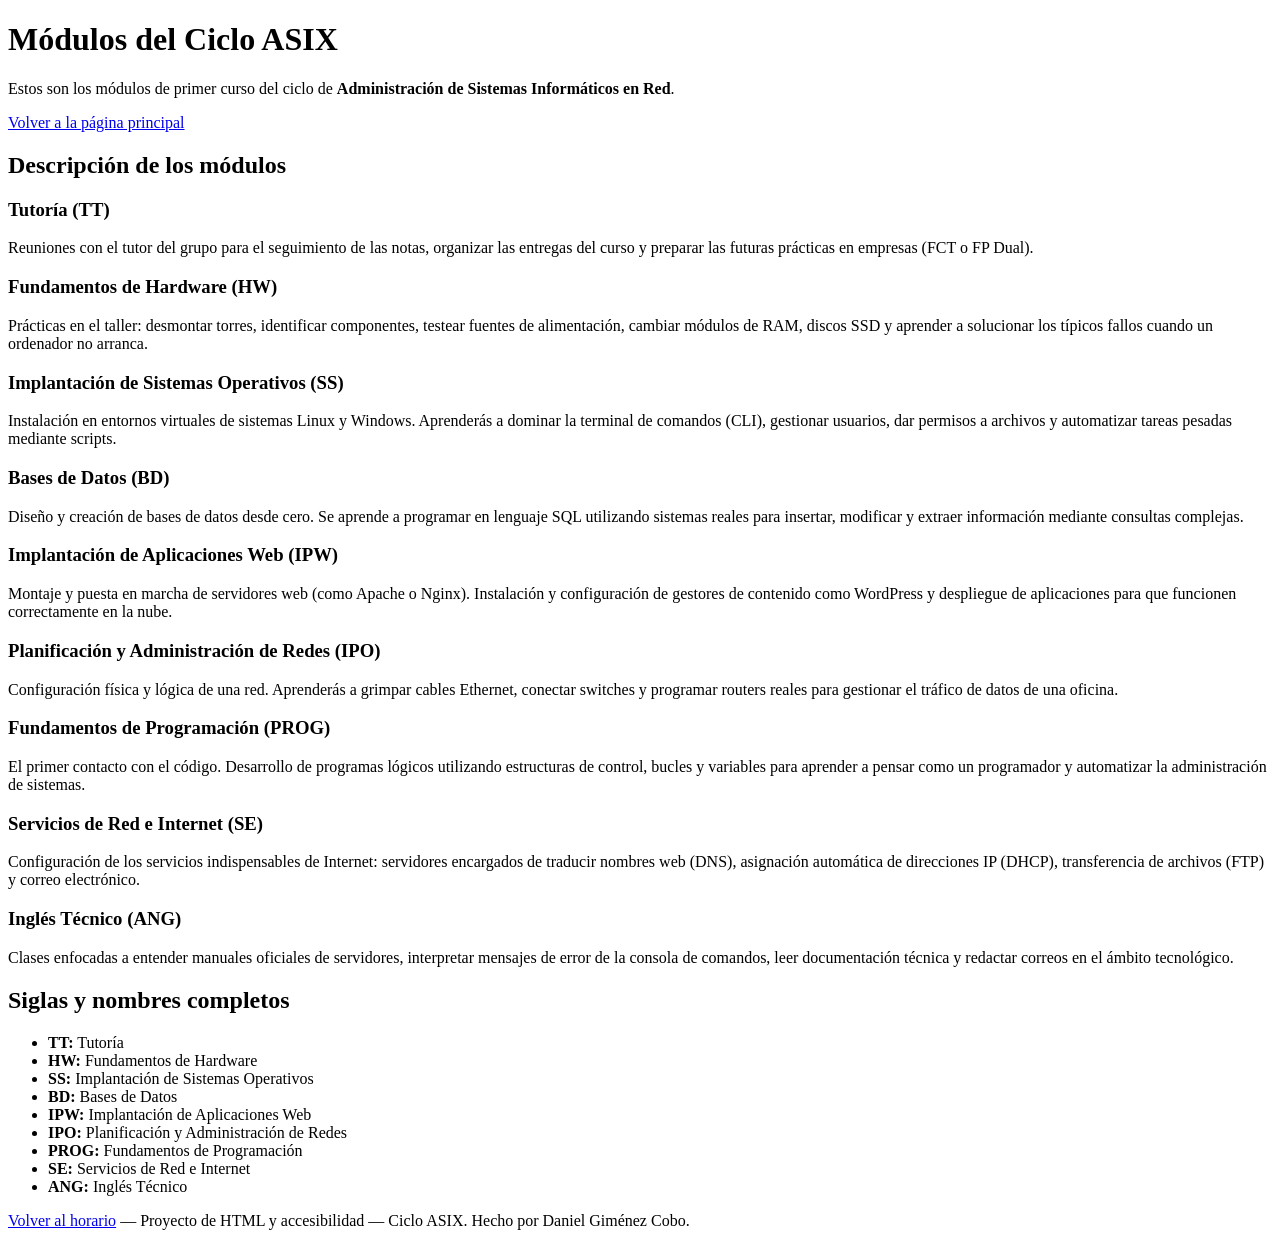
<file: sesion-2/Exercise02/pages/asignaturas.html>
<!DOCTYPE html>
<html lang="es">

<head>
  <meta charset="UTF-8">
  <meta name="viewport" content="width=device-width, initial-scale=1">
  <title>Módulos del Ciclo ASIX</title>
</head>

<body>
  <header>
    <h1>Módulos del Ciclo ASIX</h1>
    <p>Estos son los módulos de primer curso del ciclo de <strong>Administración de Sistemas Informáticos en
        Red</strong>.</p>
    <nav aria-label="Navegación principal">
      <a href="../index.html"> Volver a la página principal</a>
    </nav>
  </header>

  <main>
    <section aria-labelledby="modulos">
      <h2 id="modulos">Descripción de los módulos</h2>

      <article>
        <h3>Tutoría (TT)</h3>
        <p>Reuniones con el tutor del grupo para el seguimiento de las notas, organizar las entregas del curso y
          preparar las futuras prácticas en empresas (FCT o FP Dual).</p>
      </article>
      <article>
        <h3>Fundamentos de Hardware (HW)</h3>
        <p>Prácticas en el taller: desmontar torres, identificar componentes, testear fuentes de alimentación, cambiar
          módulos de RAM, discos SSD y aprender a solucionar los típicos fallos cuando un ordenador no arranca.</p>
      </article>
      <article>
        <h3>Implantación de Sistemas Operativos (SS)</h3>
        <p>Instalación en entornos virtuales de sistemas Linux y Windows. Aprenderás a dominar la terminal de comandos
          (CLI), gestionar usuarios, dar permisos a archivos y automatizar tareas pesadas mediante scripts.</p>
      </article>
      <article>
        <h3>Bases de Datos (BD)</h3>
        <p>Diseño y creación de bases de datos desde cero. Se aprende a programar en lenguaje SQL utilizando sistemas
          reales para insertar, modificar y extraer información mediante consultas complejas.</p>
      </article>
      <article>
        <h3>Implantación de Aplicaciones Web (IPW)</h3>
        <p>Montaje y puesta en marcha de servidores web (como Apache o Nginx). Instalación y configuración de gestores
          de contenido como WordPress y despliegue de aplicaciones para que funcionen correctamente en la nube.</p>
      </article>
      <article>
        <h3>Planificación y Administración de Redes (IPO)</h3>
        <p>Configuración física y lógica de una red. Aprenderás a grimpar cables Ethernet, conectar switches y programar
          routers reales para gestionar el tráfico de datos de una oficina.</p>
      </article>
      <article>
        <h3>Fundamentos de Programación (PROG)</h3>
        <p>El primer contacto con el código. Desarrollo de programas lógicos utilizando estructuras de control, bucles y
          variables para aprender a pensar como un programador y automatizar la administración de sistemas.</p>
      </article>
      <article>
        <h3>Servicios de Red e Internet (SE)</h3>
        <p>Configuración de los servicios indispensables de Internet: servidores encargados de traducir nombres web
          (DNS), asignación automática de direcciones IP (DHCP), transferencia de archivos (FTP) y correo electrónico.
        </p>
      </article>
      <article>
        <h3>Inglés Técnico (ANG)</h3>
        <p>Clases enfocadas a entender manuales oficiales de servidores, interpretar mensajes de error de la consola de
          comandos, leer documentación técnica y redactar correos en el ámbito tecnológico.</p>
      </article>
    </section>

    <section aria-labelledby="siglas">
      <h2 id="siglas">Siglas y nombres completos</h2>
      <ul>
        <li><strong>TT:</strong> Tutoría</li>
        <li><strong>HW:</strong> Fundamentos de Hardware</li>
        <li><strong>SS:</strong> Implantación de Sistemas Operativos</li>
        <li><strong>BD:</strong> Bases de Datos</li>
        <li><strong>IPW:</strong> Implantación de Aplicaciones Web</li>
        <li><strong>IPO:</strong> Planificación y Administración de Redes</li>
        <li><strong>PROG:</strong> Fundamentos de Programación</li>
        <li><strong>SE:</strong> Servicios de Red e Internet</li>
        <li><strong>ANG:</strong> Inglés Técnico</li>
      </ul>
    </section>
  </main>

  <footer>
    <p><a href="../index.html">Volver al horario</a> — Proyecto de HTML y accesibilidad — Ciclo ASIX. Hecho por Daniel
      Giménez Cobo.</p>
  </footer>
</body>

</html>
</file>
<file: sesion-3/style.css>
:root {
  /* Colores */
  --color-brand: rgb(84, 120, 193);
  --color-on-brand: white;
  --color-section-bg: rgba(210, 223, 251, 0.8);
  --color-section-text: rgb(73, 105, 169);
  --color-hover-bg: rgb(10, 15, 24);
  --color-hover-text: white;
  --color-link-active: black;

  /* Tipografía */
  --font-family: "Roboto", sans-serif;
  --font-family-display: "Roboto", cursive;
  --font-size-base: 1.1rem;
  --font-size-h3: 1.3rem;
}

body {
  font-family: var(--font-family);
  font-size: var(--font-size-base);
  font-weight: 300;
}
h1,
h2,
h3 {
  font-weight: 300;
}

h1 {
  font-family: var(--font-family-display);
}

h3 {
  font-size: var(--font-size-h3);
}

header,
footer {
  background-color: var(--color-brand);
  color: var(--color-on-brand);
}

section {
  background-color: var(--color-section-bg);
  color: var(--color-section-text);
}

section:first-child:hover,
article:hover {
  background-color: var(--color-hover-bg);
  color: var(--color-hover-text);
}

a:active {
  color: var(--color-link-active);
}

span {
  font-weight: bold;
}

article:last-child>p {
  font-style: italic;
}
</file>
<file: sesion-4/css/main.css>
:root {
    --primary-color: #dbcf5c;
}

html {
    font-size: 1.5rem;
}

body {
    font-family: "Times New Roman", serif;
    line-height: 1.5;
    background-color: #f9f6ef;
    border-top: 4px solid #222;
}

h1 {
    font-size: 2rem;
    font-weight: bold;
    color: var(--primary-color);
}

h3 {
    font-size: 1.2rem;
    font-weight: bold;
}

header {
    background-color: white;
    text-align: center;
    padding: 1rem;
}

section {
    padding: 2rem 1rem;
}

section h3 {
    margin-bottom: 0.5rem;
}

.parallax {
    background-image: url('../img/olive-oil_1920.webp');
    background-attachment: fixed;
    background-position: center;
    background-repeat: no-repeat;
    background-size: cover;
    width: 100vw;
    height: 20vh;
}

.parallax:hover {
    filter: grayscale(100%);
}
</file>
<file: sesion-6/css/main.css>
* {

    box-sizing: border-box;
}

h1 {
    font-size: 1.5em;
    font-weight: bold;
}

.grid-item {
    background-color: lightsalmon;
    padding: 3rem;
}

.sub-item {
    background-color: rgb(253, 213, 197);
    padding: 1rem;
}

/* Primera fase: Subgrid */
.grid-container-2 {
    display: grid;
    grid-template-columns: repeat(auto-fit, minmax(100px, 1fr));
    gap: 1rem;
}

/* Segunda fase: Grid principal */
.grid-container {
    display: grid;
    grid-template-columns: 1fr 2fr 1fr;
    gap: 5px;
}

.item-1 {
    grid-column: span 3;
    grid-row: 1;
}

.item-2 {
    grid-column: 1;
    grid-row: 2;
}

.item-3 {
    grid-column: 2;
    grid-row: 2;
}

.item-4 {
    grid-column: 3;
    grid-row: 2;
}

.item-5 {
    grid-column: span 3;
    grid-row: 3;
}

.item-4 {
    grid-column: 3;
    grid-row: 2;
    align-self: end;
}
</file>
<file: sesion-7/css/main.css>
:root {
  --primary-color: #f0c9e3;
  --second-color: #ea9ccf;
  --third-color: #f6f6fe;
  --fourth-color: #e5e6fc;
  --fifth-color: #d296db;
}

body {
  min-height: 100vh;
  display: flex;
  flex-direction: column;
  font-family: Arial, Helvetica, sans-serif;
  color: var(--second-color);
  background-color: var(--fourth-color);
}

header {
  background: var(--primary-color);
  background: radial-gradient(circle, var(--primary-color) 60%, var(--second-color) 100%);
  margin-bottom: 3rem;
}

h1 {
  font-size: 3rem;
  font-weight: bold;
  padding: 2rem;
  text-align: center;
  color: var(--third-color);
}


main {
  flex: 1;
  display: flex;
  justify-content: center;
  align-items: center;
  padding: 0 1rem 3rem;
}

form,
.card {
  width: 100%;
  max-width: 40rem;
  border: 2px solid var(--second-color);
  border-radius: 12px;
  padding: 2.5rem;
  background-color: var(--third-color);
  box-shadow: 0 8px 24px rgba(68, 69, 99, 0.2);
}

.card h2 {
  margin: 1.5rem 0 0.5rem;
}

.card ul {
  padding-left: 1.5rem;
}


fieldset {
  border: 1px solid var(--fifth-color);
  border-radius: 8px;
  padding: 1rem 1rem 0.5rem;
  margin-bottom: 1.5rem;
}

legend {
  padding: 0 0.5rem;
  font-size: 1.2rem;
  font-weight: bold;
  color: var(--fifth-color);
}


.form-group {
  padding: 0.5rem;
  margin-bottom: 0.4rem;
}

.row {
  display: flex;
  gap: 1rem;
}

.row .form-group {
  flex: 1;
}

input,
textarea,
select {
  border: 1px solid var(--second-color);
  border-radius: 6px;
  color: var(--second-color);
  background-color: #fff;
  padding: 0.4rem 0.6rem;
  transition: border-color 0.2s, box-shadow 0.2s;
}

input:not(input[type="radio"], input[type="checkbox"]),
textarea,
select {
  width: 100%;
  font-size: 1.25rem;
  line-height: 1.75rem;
}

textarea {
  resize: vertical;
}


input:focus,
textarea:focus,
select:focus {
  outline: none;
  border-color: var(--fifth-color);
  box-shadow: 0 0 0 4px var(--primary-color);
}

label {
  display: block;
  margin-bottom: 0.35rem;
  font-size: 1.1rem;
}

.inline {
  display: inline;
  margin-right: 1rem;
}

.options {
  display: flex;
  flex-wrap: wrap;
  align-items: center;
  gap: 0.25rem;
}

input[type="radio"],
input[type="checkbox"] {
  accent-color: var(--fifth-color);
  width: 1.1rem;
  height: 1.1rem;
  vertical-align: middle;
  margin-right: 0.3rem;
}

a {
  color: var(--fifth-color);
  font-weight: bold;
}

a:hover {
  color: var(--second-color);
}


.buttons {
  display: flex;
  flex-wrap: wrap;
  gap: 1rem;
  justify-content: center;
}

.btn {
  flex: 1;
  min-width: 10rem;
  height: 2.75rem;
  margin-top: 1rem;
  display: block;
  line-height: 2.5rem;
  text-align: center;
  text-decoration: none;
  font-size: 1.25rem;
  border: 1px solid var(--second-color);
  border-radius: 8px;
  background-color: var(--fifth-color);
  color: var(--third-color);
  cursor: pointer;
  transition: transform 0.15s, background-color 0.2s, box-shadow 0.2s;
}

.btn:hover {
  background-color: var(--second-color);
  transform: translateY(-2px);
  box-shadow: 0 6px 14px rgba(68, 69, 99, 0.35);
}

.btn:active {
  transform: translateY(0);
}

.btn-secondary {
  background-color: transparent;
  color: var(--second-color);
}

.btn-secondary:hover {
  background-color: var(--primary-color);
  color: var(--second-color);
}


.is-required::after {
  content: '*';
  color: red;
  margin-left: 0.2rem;
}


@media (max-width: 600px) {
  h1 {
    font-size: 2rem;
    padding: 1.5rem 1rem;
  }

  form,
  .card {
    padding: 1.25rem;
  }

  .row {
    flex-direction: column;
    gap: 0;
  }

  .btn {
    min-width: 100%;
  }
}
</file>
